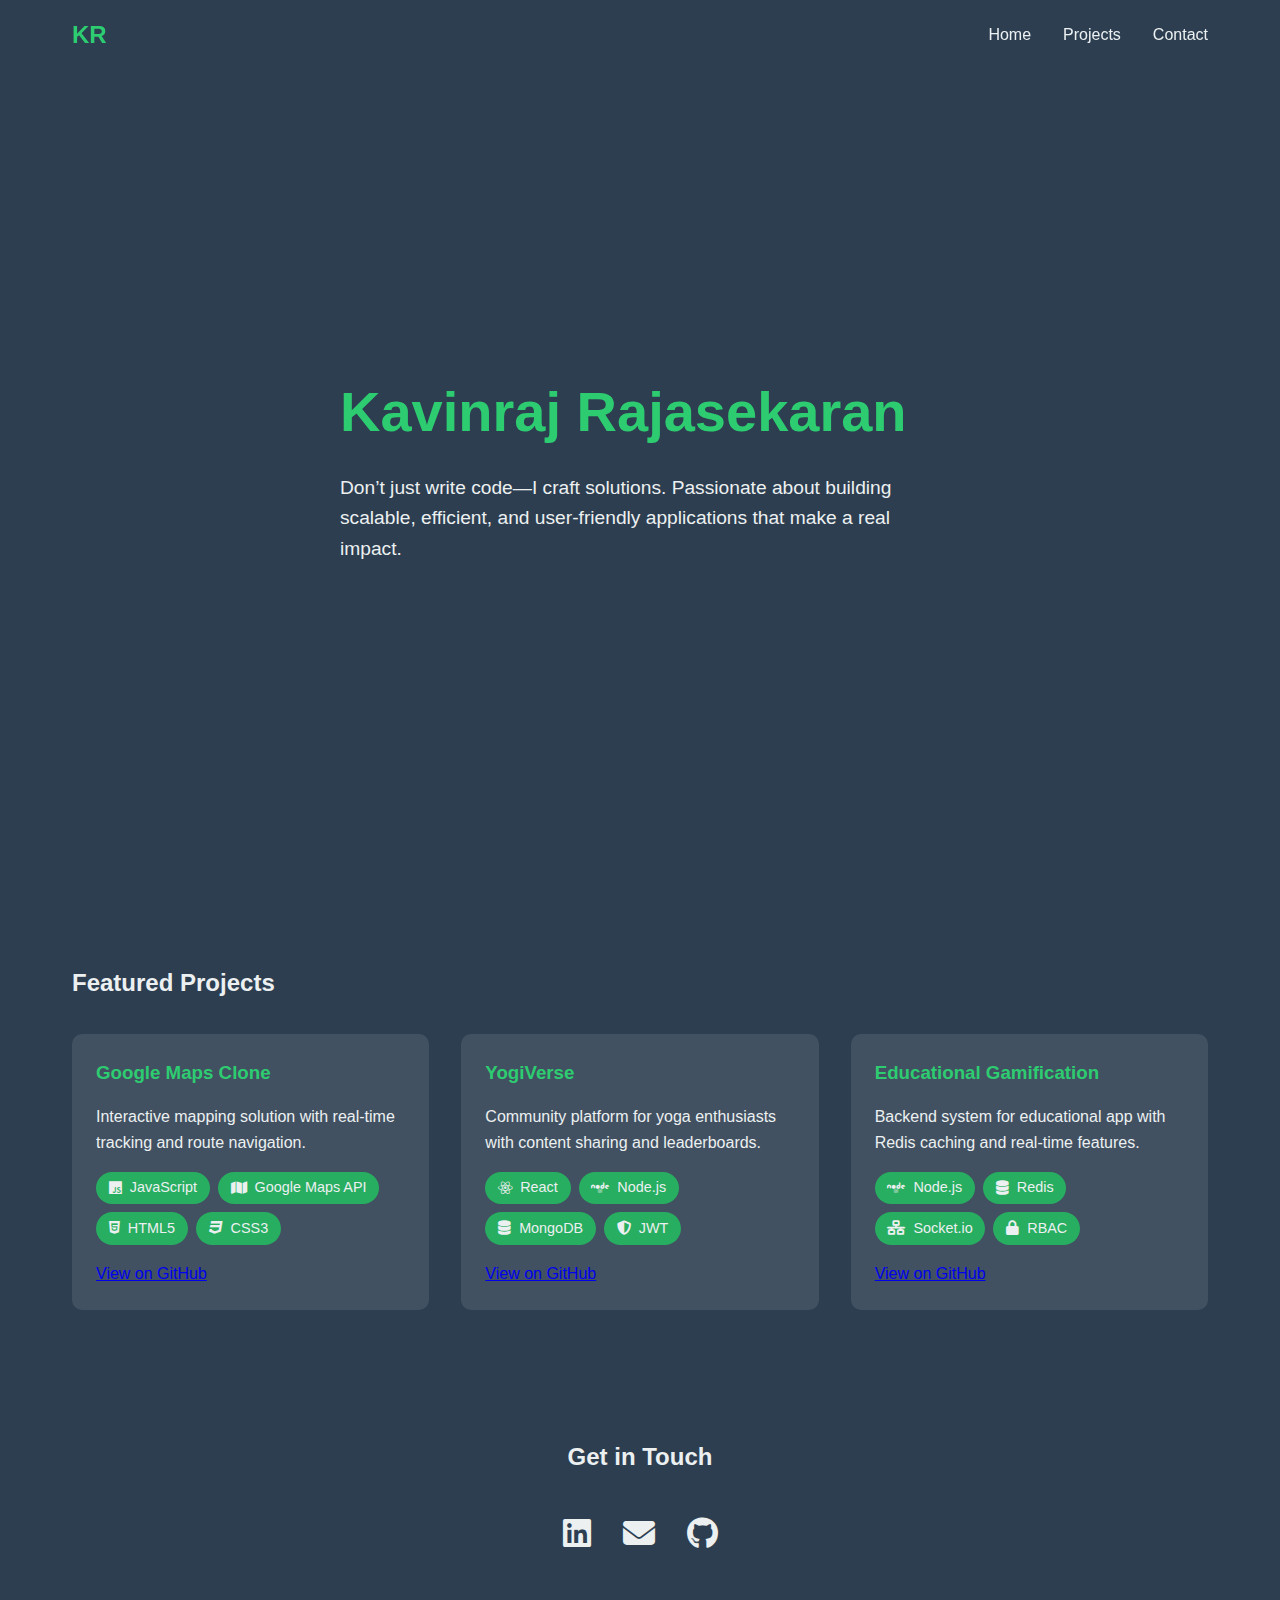
<file: personal/index.html>
<!DOCTYPE html>
<html lang="en">
<head>
    <meta charset="UTF-8">
    <meta name="viewport" content="width=device-width, initial-scale=1.0">
    <title>Kavinraj Rajasekaran | Full Stack Developer</title>
    <link rel="stylesheet" href="https://cdnjs.cloudflare.com/ajax/libs/font-awesome/6.4.0/css/all.min.css">
    <style>
        :root {
            --primary: #2ecc71;
            --secondary: #27ae60;
            --dark: #2c3e50;
            --light: #ecf0f1;
        }

        * {
            margin: 0;
            padding: 0;
            box-sizing: border-box;
            font-family: 'Segoe UI', sans-serif;
        }

        body {
            background-color: var(--dark);
            color: var(--light);
            line-height: 1.6;
        }

        .container {
            max-width: 1200px;
            margin: 0 auto;
            padding: 0 2rem;
        }

        /* Header Styles */
        header {
            background: rgba(44, 62, 80, 0.95);
            padding: 1rem 0;
            position: fixed;
            width: 100%;
            top: 0;
            z-index: 1000;
        }

        nav {
            display: flex;
            justify-content: space-between;
            align-items: center;
        }

        .logo {
            font-size: 1.5rem;
            color: var(--primary);
            font-weight: 700;
        }

        .nav-links {
            display: flex;
            gap: 2rem;
        }

        .nav-links a {
            color: var(--light);
            text-decoration: none;
            transition: color 0.3s;
        }

        .nav-links a:hover {
            color: var(--primary);
        }

        /* Hero Section */
        .hero {
            min-height: 100vh;
            display: flex;
            align-items: center;
            padding: 8rem 0 4rem;
        }

        .hero-content {
            max-width: 600px;
        }

        .hero h1 {
            font-size: 3.5rem;
            margin-bottom: 1rem;
            color: var(--primary);
        }

        .hero p {
            font-size: 1.2rem;
            margin-bottom: 2rem;
        }

        /* Projects Section */
        .projects {
            padding: 4rem 0;
        }

        .projects-grid {
            display: grid;
            grid-template-columns: repeat(auto-fit, minmax(300px, 1fr));
            gap: 2rem;
            margin-top: 2rem;
        }

        .project-card {
            background: rgba(255, 255, 255, 0.1);
            padding: 1.5rem;
            border-radius: 10px;
            transition: transform 0.3s;
        }

        .project-card:hover {
            transform: translateY(-5px);
        }

        .project-card h3 {
            color: var(--primary);
            margin-bottom: 1rem;
        }

        .tech-stack {
            display: flex;
            flex-wrap: wrap;
            gap: 0.5rem;
            margin: 1rem 0;
        }

        .tech-item {
            background: var(--secondary);
            padding: 0.3rem 0.8rem;
            border-radius: 20px;
            font-size: 0.9rem;
            display: flex;
            align-items: center;
            gap: 0.5rem;
        }

        /* Contact Section */
        .contact {
            padding: 4rem 0;
            text-align: center;
        }

        .contact-links {
            display: flex;
            justify-content: center;
            gap: 2rem;
            margin-top: 2rem;
        }

        .contact-link {
            font-size: 2rem;
            color: var(--light);
            transition: color 0.3s;
        }

        .contact-link:hover {
            color: var(--primary);
        }

        /* Responsive Design */
        @media (max-width: 768px) {
            .nav-links {
                display: none;
            }

            .hero h1 {
                font-size: 2.5rem;
            }

            .projects-grid {
                grid-template-columns: 1fr;
            }
        }
    </style>
</head>
<body>
    <header>
        <nav class="container">
            <div class="logo">KR</div>
            <div class="nav-links">
                <a href="#home">Home</a>
                <a href="#projects">Projects</a>
                <a href="#contact">Contact</a>
            </div>
        </nav>
    </header>

    <section id="home" class="hero">
        <div class="container">
            <div class="hero-content">
                <h1>Kavinraj Rajasekaran</h1>
                <p>Don’t just write code—I craft solutions. Passionate about building scalable, efficient, and user-friendly applications that make a real impact.</p>
            </div>
        </div>
    </section>

    <section id="projects" class="projects">
        <div class="container">
            <h2>Featured Projects</h2>
            <div class="projects-grid">
                <!-- Google Maps Clone -->
                <div class="project-card">
                    <h3>Google Maps Clone</h3>
                    <p>Interactive mapping solution with real-time tracking and route navigation.</p>
                    <div class="tech-stack">
                        <span class="tech-item"><i class="fab fa-js"></i>JavaScript</span>
                        <span class="tech-item"><i class="fas fa-map"></i>Google Maps API</span>
                        <span class="tech-item"><i class="fab fa-html5"></i>HTML5</span>
                        <span class="tech-item"><i class="fab fa-css3"></i>CSS3</span>
                    </div>
                    <a href="https://github.com/nikhilsathe07/CSS-Crafters" target="_blank" class="btn">View on GitHub</a>
                </div>

                <!-- YogiVerse -->
                <div class="project-card">
                    <h3>YogiVerse</h3>
                    <p>Community platform for yoga enthusiasts with content sharing and leaderboards.</p>
                    <div class="tech-stack">
                        <span class="tech-item"><i class="fab fa-react"></i>React</span>
                        <span class="tech-item"><i class="fab fa-node"></i>Node.js</span>
                        <span class="tech-item"><i class="fas fa-database"></i>MongoDB</span>
                        <span class="tech-item"><i class="fas fa-shield-alt"></i>JWT</span>
                    </div>
                    <a href="https://github.com/programm3d/YogiVerse" target="_blank" class="btn">View on GitHub</a>
                </div>

                <!-- EduTech -->
                <div class="project-card">
                    <h3>Educational Gamification</h3>
                    <p>Backend system for educational app with Redis caching and real-time features.</p>
                    <div class="tech-stack">
                        <span class="tech-item"><i class="fab fa-node"></i>Node.js</span>
                        <span class="tech-item"><i class="fas fa-database"></i>Redis</span>
                        <span class="tech-item"><i class="fas fa-network-wired"></i>Socket.io</span>
                        <span class="tech-item"><i class="fas fa-lock"></i>RBAC</span>
                    </div>
                    <a href="https://github.com/Kavinraj2504/EdutechApp" target="_blank" class="btn">View on GitHub</a>
                </div>
            </div>
        </div>
    </section>

    <section id="contact" class="contact">
        <div class="container">
            <h2>Get in Touch</h2>
            <div class="contact-links">
                <a href="www.linkedin.com/in/kavinraj-rajasekaran" target="_blank" class="contact-link">
                    <i class="fab fa-linkedin"></i>
                </a>
                <a href="mailto:kavinraj25042003@gmail.com" class="contact-link">
                    <i class="fas fa-envelope"></i>
                </a>
                <a href="https://github.com/Kavinraj2504" target="_blank" class="contact-link">
                    <i class="fab fa-github"></i>
                </a>
            </div>
        </div>
    </section>

    <script>
        // Smooth scrolling for navigation links
        document.querySelectorAll('a[href^="#"]').forEach(anchor => {
            anchor.addEventListener('click', function (e) {
                e.preventDefault();
                document.querySelector(this.getAttribute('href')).scrollIntoView({
                    behavior: 'smooth'
                });
            });
        });
    </script>
</body>
</html>
</file>
